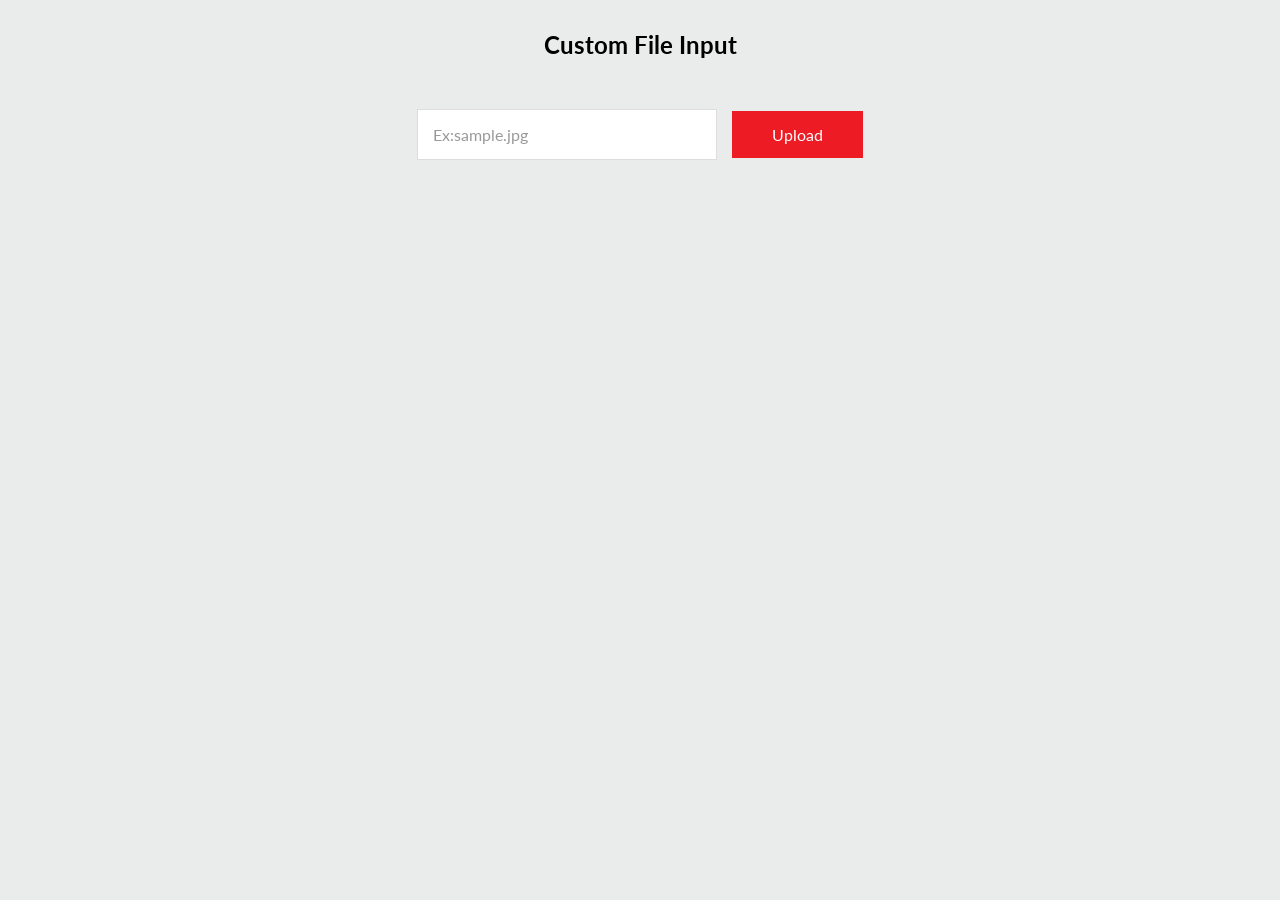
<file: C11c9_6651071033/index.html>
<!DOCTYPE html>
<html lang="en">

<head>
    <meta name="viewport" content="width=device-width, initial-scale=1.0, user-scalable=no">
    <title>Home</title>
    <meta charset="UTF-8">
    <link rel="stylesheet" href="style.css">
</head>

<body>

    <h2 class="text-center">Custom File Input</h2>

    <div class="custom-file-wrp">
        <div class="filename">
            Ex:sample.jpg
        </div>
        <div class="custom-file">
            <label for="fileupload">Upload</label>
            <input type="file" id="fileupload">
        </div>
    </div>
    <script src="jquery-latest.min.js"></script>
    <script>
        $(document).ready(function () {
            $('#fileupload').on('change', function () {
                var file = this.files[0];

                if (file) {
                    $('.filename').text(file.name);
                } else {
                    $('.filename').text('Ex:sample.jpg');
                }
            });
        });
    </script>

</body>

</html>
</file>
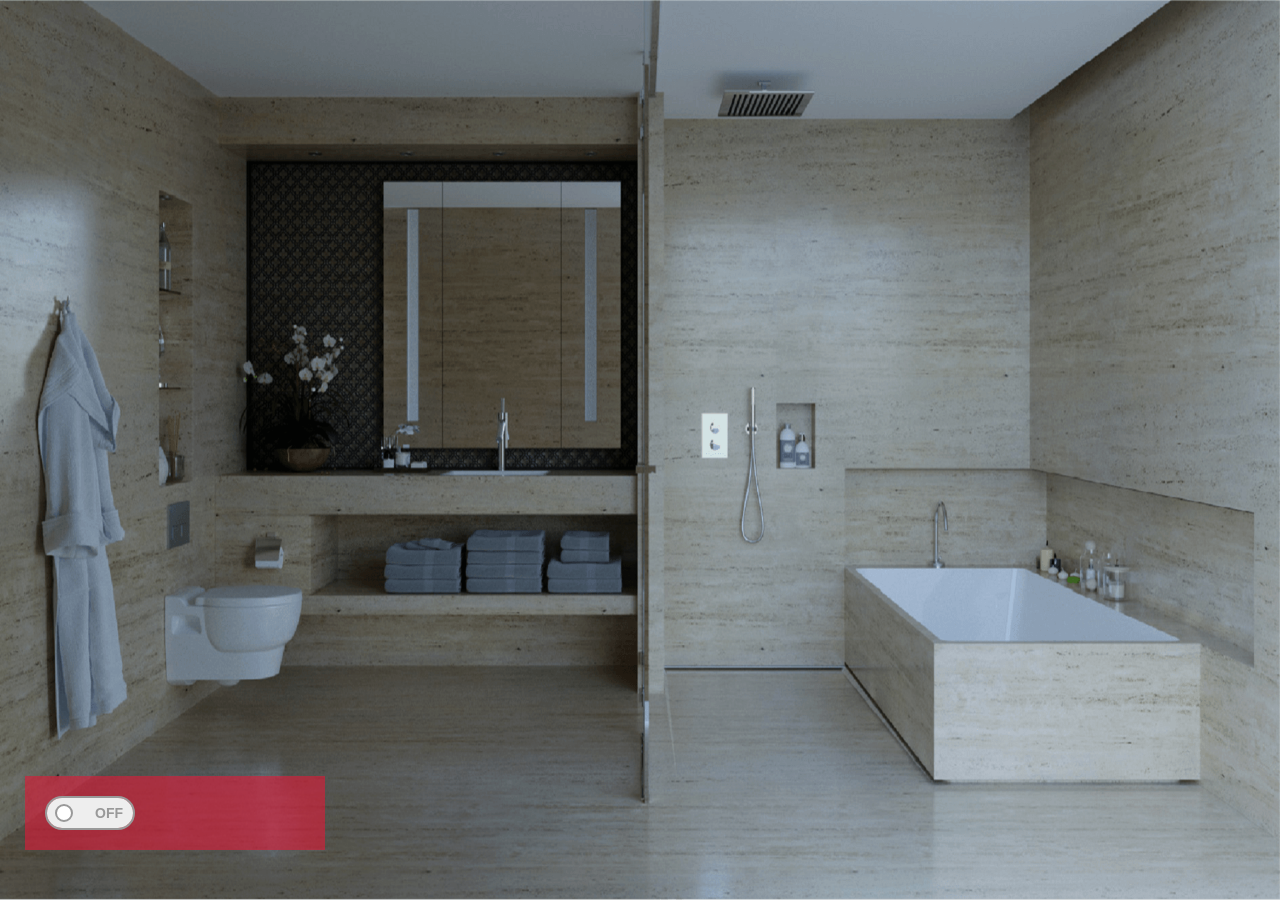
<file: C14C9_6651071033/index.html>
<!DOCTYPE html>
<html lang="en">

<head>
    <meta name="viewport" content="width=device-width, initial-scale=1.0, user-scalable=no">
    <title>Home</title>
    <meta charset="UTF-8">

    <link rel="stylesheet" href="style.css">
</head>

<body>

    <div class="image-effect" id="image-effect-2">
        <img src="off.png" class="fadeEffect">
        <img src="on.png">
    </div>

    <div class="switch-btn">
        <div class="onoffswitch">
            <input type="checkbox" name="onoffswitch" class="onoffswitch-checkbox toggle-switch-2" id="myonoffswitch"
                tabindex="0">
            <label class="onoffswitch-label" for="myonoffswitch">
                <span class="onoffswitch-inner"></span>
                <span class="onoffswitch-switch"></span>
            </label>
        </div>
    </div>

    <script src="https://code.jquery.com/jquery-3.7.1.min.js"></script>

    <script>
        $(document).ready(function () {
            $('#myonoffswitch').change(function () {
                if ($(this).is(':checked')) {
                    $('body').css({
                        'background-color': '#ffffff',
                        'color': '#000000'
                    });

                    $('#image-effect-2 img').attr('src', 'on.png');
                } else {
                    $('body').css({
                        'background-color': '#222222',
                        'color': '#ffffff'
                    });

                    $('#image-effect-2 img').attr('src', 'off.png');
                }
            });

            $('#myonoffswitch').trigger('change');
        });
    </script>

</body>

</html>
</file>
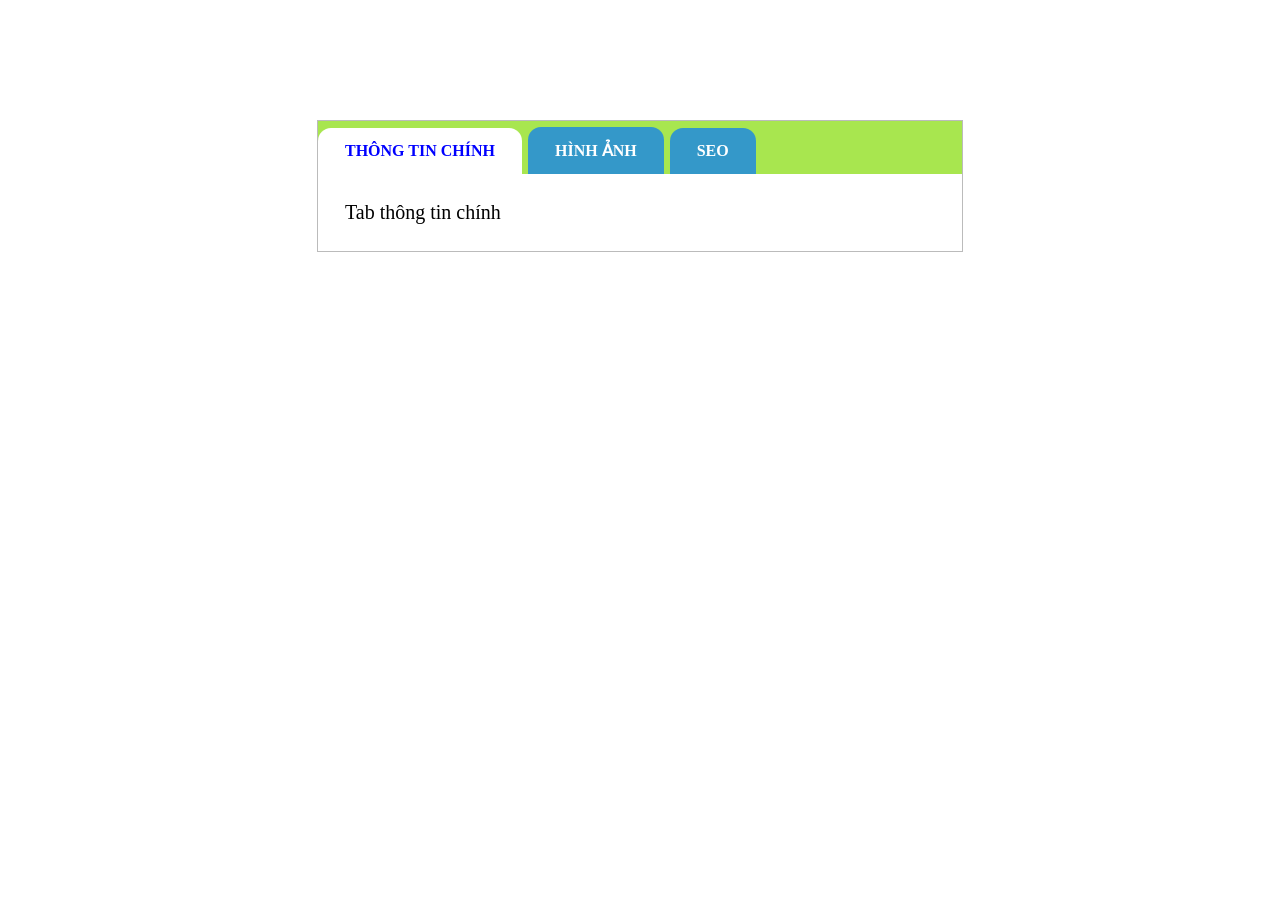
<file: C15c9_6651071033/index.html>
<!DOCTYPE html>
<html lang="vi">

<head>
    <meta charset="UTF-8">
    <meta name="viewport" content="width=device-width, initial-scale=1.0">
    <title>Tạo tabs trong jQuery</title>
    <link rel="stylesheet" href="style.css">
    <script src="https://code.jquery.com/jquery-3.7.1.min.js"></script>
</head>

<body>

    <div class="tab-wrapper">
        <ul class="tab">
            <li>
                <a href="#tab-main-info" class="active">THÔNG TIN CHÍNH</a>
            </li>
            <li>
                <a href="#tab-image">HÌNH ẢNH</a>
            </li>
            <li>
                <a href="#tab-seo">SEO</a>
            </li>
        </ul>

        <div class="tab-content">
            <div class="tab-item" id="tab-main-info">
                Tab thông tin chính
            </div>

            <div class="tab-item" id="tab-image">
                Tab hình ảnh
            </div>

            <div class="tab-item" id="tab-seo">
                Tab SEO
            </div>
        </div>
    </div>

    <script>
        $(document).ready(function () {
            $('.tab-item').hide();
            $('#tab-main-info').show();

            $('.tab a').click(function (e) {
                e.preventDefault();

                $('.tab a').removeClass('active');
                $(this).addClass('active');

                $('.tab-item').hide();

                var tab = $(this).attr('href');
                $(tab).show();
            });
        });
    </script>

</body>

</html>
</file>
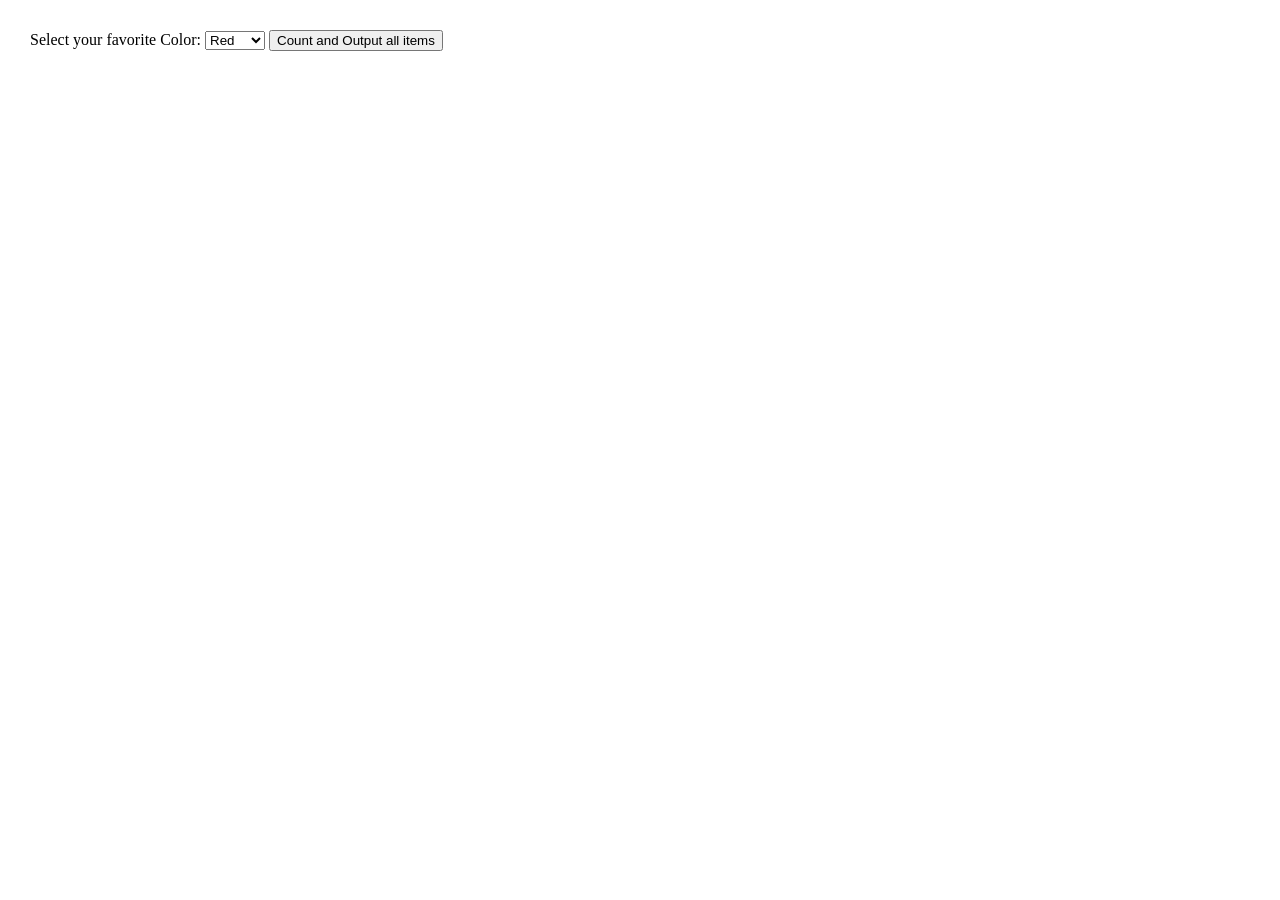
<file: C6c9_6651071033/cau6.html>
<!DOCTYPE html>
<html>

<head>
    <meta charset="utf-8">
    <style type="text/css">
        body {
            margin: 30px;
        }
    </style>
    <title>Count and display items of a dropdown list</title>
    <script src="https://code.jquery.com/jquery-3.7.1.min.js"></script>
</head>

<body>
    <form>
        Select your favorite Color:
        <select id="mySelect">
            <option>Red</option>
            <option>Green</option>
            <option>Blue</option>
            <option>White</option>
        </select>

        <input type="button" onclick="getOptions()" value="Count and Output all items">
    </form>

    <script src="cau6.js"></script>
</body>

</html>
</file>
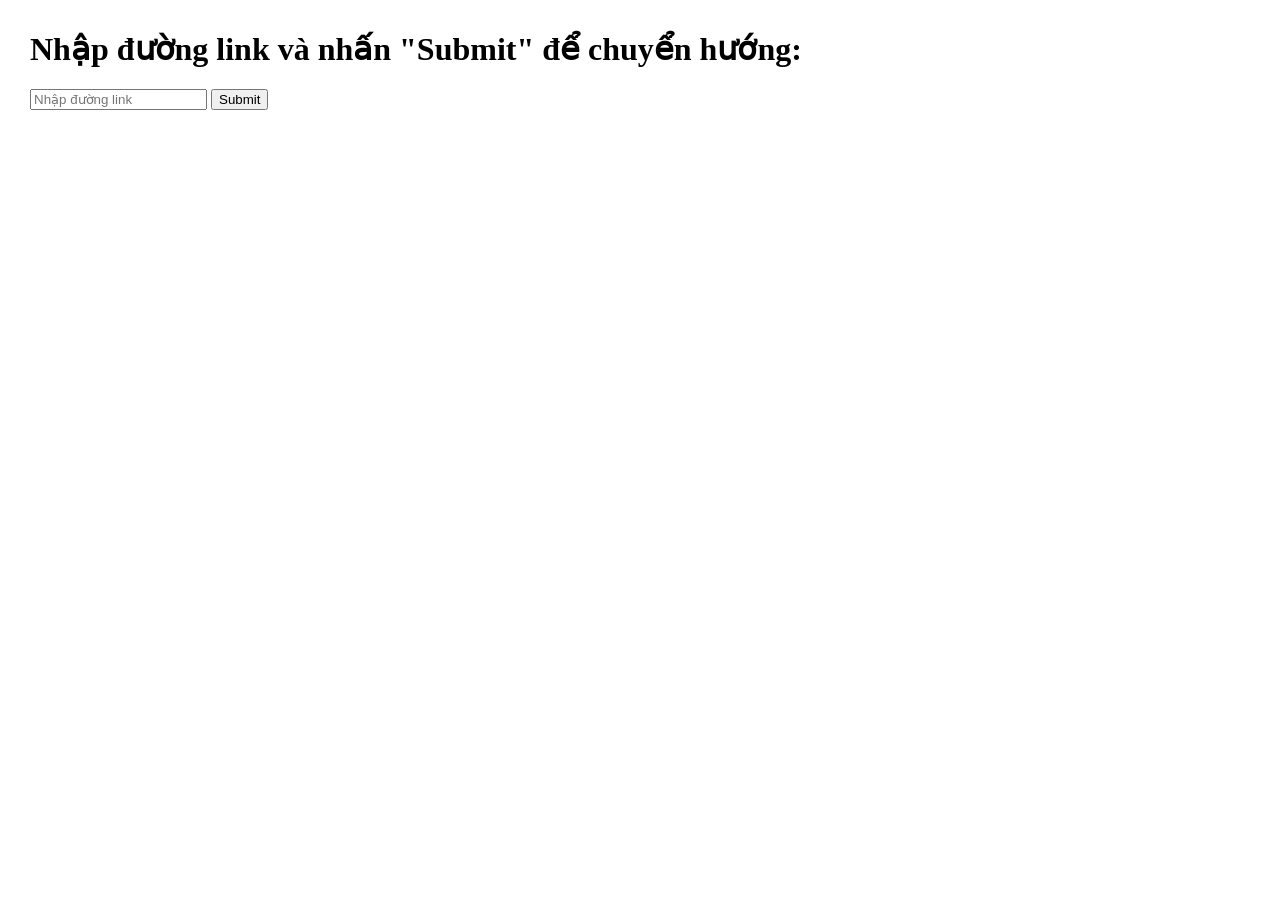
<file: C7c9_6651071033/cau7.html>
<!DOCTYPE html>
<html lang="en">

<head>
    <meta charset="UTF-8">
    <meta name="viewport" content="width=device-width, initial-scale=1.0">
    <title>Chuyển hướng đến đường link</title>
    <style>
        body {
            margin: 30px;
        }
    </style>
    <script src="jquery.min.js"></script>
</head>

<body>
    <h1>Nhập đường link và nhấn "Submit" để chuyển hướng:</h1>

    <form id="linkForm">
        <input type="text" id="linkInput" placeholder="Nhập đường link">
        <button type="submit">Submit</button>
    </form>

    <script src="cau7.js"></script>
</body>

</html>
</file>
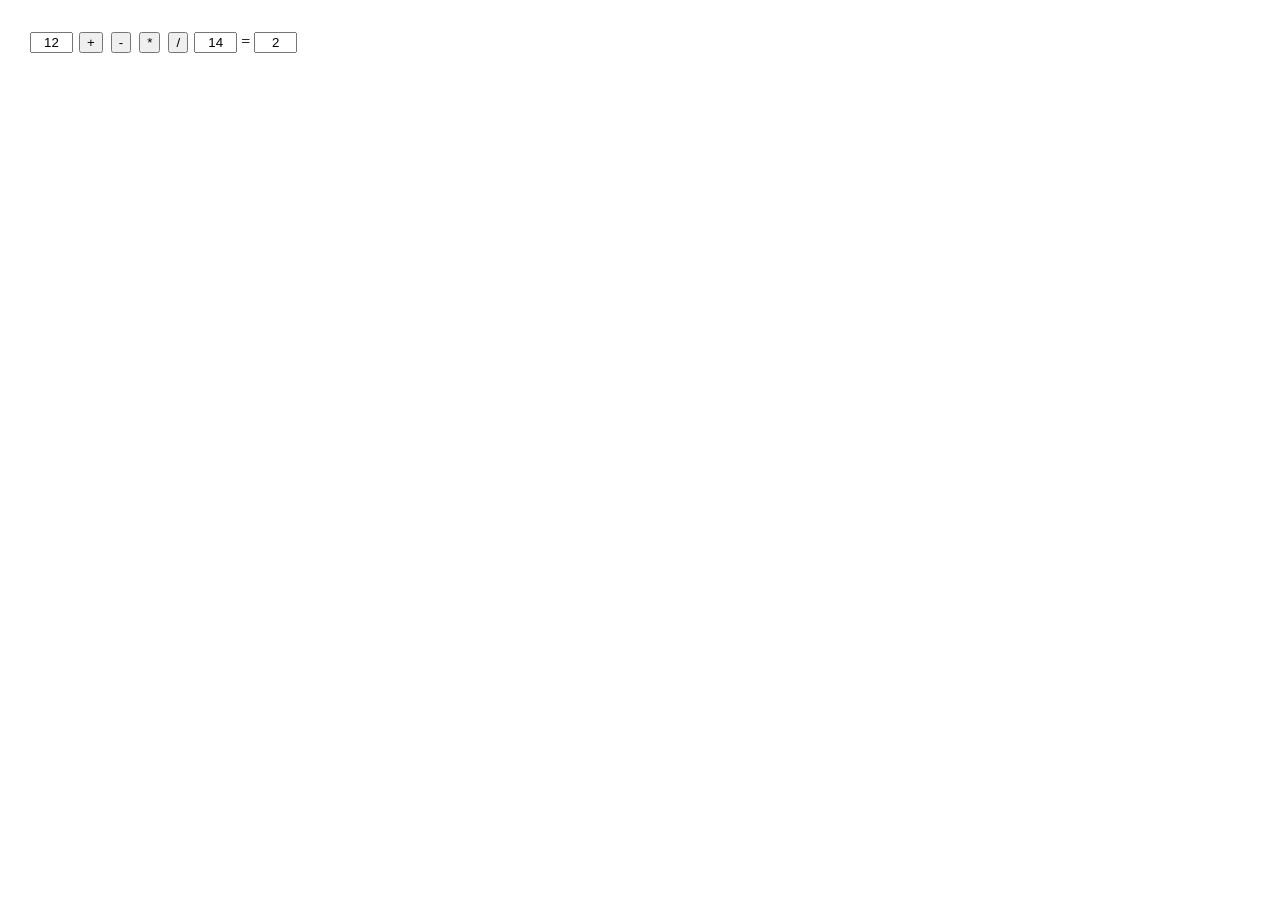
<file: C8c9_6651071033/cau8.html>
<!DOCTYPE html>
<html>

<head>
    <meta charset="utf-8">
    <title>Simple Calculator</title>
    <style>
        body {
            margin: 30px;
        }

        input {
            width: 35px;
            text-align: center;
        }

        button {
            margin: 2px;
        }
    </style>
    <script src="jquery.min.js"></script>
</head>

<body>
    <input type="text" id="txt1" value="12">

    <button id="cong">+</button>
    <button id="tru">-</button>
    <button id="nhan">*</button>
    <button id="chia">/</button>

    <input type="text" id="txt2" value="14">
    =
    <input type="text" id="result" value="2" readonly>

    <script src="cau8.js"></script>
</body>

</html>
</file>
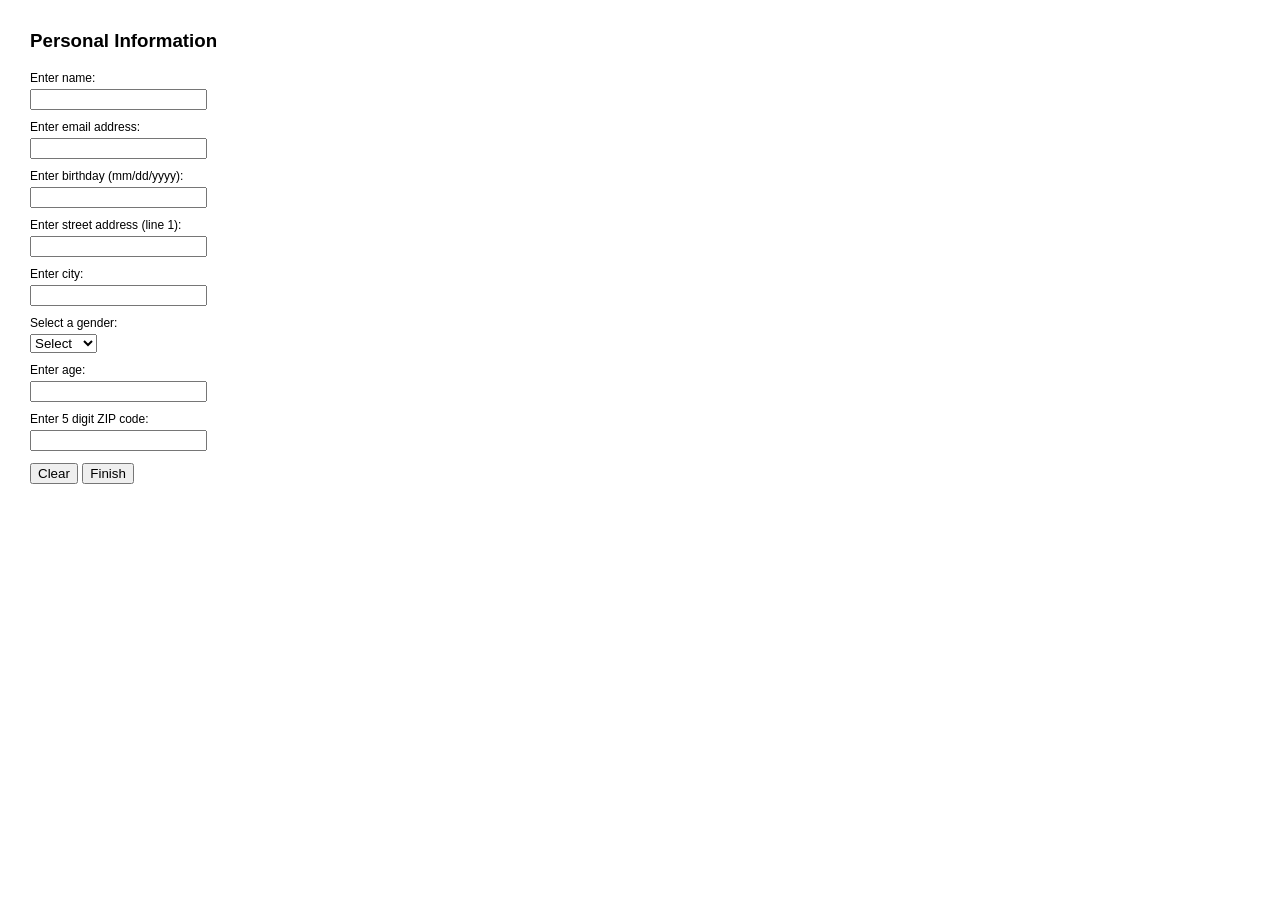
<file: C9c9_6651071033/cau9.html>
<!DOCTYPE html>
<html>

<head>
    <meta charset="utf-8">
    <title>Form Validation</title>
    <style>
        body {
            margin: 30px;
            font-family: Arial, sans-serif;
        }

        form {
            width: 300px;
        }

        label {
            display: block;
            margin-top: 10px;
            font-size: 12px;
        }

        input,
        select {
            margin-top: 4px;
        }

        #message {
            color: red;
            font-size: 12px;
        }
    </style>
    <script src="jquery.min.js"></script>
</head>

<body>
    <form id="myForm">
        <h3>Personal Information</h3>

        <label>Enter name:</label>
        <input type="text" id="name">

        <label>Enter email address:</label>
        <input type="text" id="email">

        <label>Enter birthday (mm/dd/yyyy):</label>
        <input type="text" id="birthday">

        <label>Enter street address (line 1):</label>
        <input type="text" id="address">

        <label>Enter city:</label>
        <input type="text" id="city">

        <label>Select a gender:</label>
        <select id="gender">
            <option value="">Select</option>
            <option>Male</option>
            <option>Female</option>
        </select>

        <label>Enter age:</label>
        <input type="text" id="age">

        <label>Enter 5 digit ZIP code:</label>
        <input type="text" id="zip" maxlength="5">

        <p id="message"></p>

        <button type="button" id="clear">Clear</button>
        <button type="button" id="finish">Finish</button>
    </form>

    <script src="cau9.js"></script>
</body>

</html>
</file>
<file: C11c9_6651071033/style.css>
@import url('https://fonts.googleapis.com/css?family=Lato:400,700,900|Open+Sans:300,400|Oswald:400,700');

* {
    padding: 0;
    margin: 0;
    box-sizing: border-box
}

body {
    font-family: 'Lato', sans-serif;
    padding: 30px;
    background: #eaebeb;
}

/**************/

.text-center {
    text-align: center;
    margin-bottom: 50px;
}

.custom-file-wrp {
    display: flex;
    justify-content: center;
    align-items: center;
}

.filename {
    background: #fff;
    padding: 15px 15px;
    border: 1px solid #ddd;
    width: 300px;
    margin-right: 15px;
    color: #999
}

.custom-file input[type="file"] {
    display: none
}

.custom-file label {
    cursor: pointer;
    background: #ed1c24;
    display: inline-block;
    color: #fff;
    padding: 14px 40px;
    text-align: center;
}
</file>
<file: C14C9_6651071033/style.css>
@import url('https://fonts.googleapis.com/css?family=Lato:400,700,900|Open+Sans:300,400|Oswald:400,700');

* {
    padding: 0;
    margin: 0;
    box-sizing: border-box
}

body {
    font-family: 'Lato', sans-serif;
    background: #eaebeb;
}


/**************/


/******Image Transition Effect*********/

.image-effect {
    position: relative;
}

.image-effect img {
    position: absolute;
    left: 0;
    transition: opacity 1.2s ease-in-out;
    opacity: 0;
    height: 100vh;
    width: 100%;
}

.image-effect img.fadeEffect {
    opacity: 1;
}


/****/

.switch-btn {
    margin-left: 25px;
    position: absolute;
    bottom: 50px;
    z-index: 10;
    background: rgba(226, 25, 55, .6);
    width: 300px;
    padding: 20px;
    display: flex;
    align-items: center;
}

.onoffswitch {
    position: relative;
    width: 90px;
    -webkit-user-select: none;
    -moz-user-select: none;
    -ms-user-select: none;
}

.onoffswitch-checkbox {
    position: absolute;
    opacity: 0;
    pointer-events: none;
}

.onoffswitch-label {
    display: block;
    overflow: hidden;
    cursor: pointer;
    border: 2px solid #999999;
    border-radius: 20px;
}

.onoffswitch-inner {
    display: block;
    width: 200%;
    margin-left: -100%;
    transition: margin 0.3s ease-in 0s;
}

.onoffswitch-inner:before,
.onoffswitch-inner:after {
    display: block;
    float: left;
    width: 50%;
    height: 30px;
    padding: 0;
    line-height: 30px;
    font-size: 14px;
    color: white;
    font-family: Trebuchet, Arial, sans-serif;
    font-weight: bold;
    box-sizing: border-box;
}

.onoffswitch-inner:before {
    content: "ON";
    padding-left: 10px;
    background-color: #34A7C1;
    color: #FFFFFF;
}

.onoffswitch-inner:after {
    content: "OFF";
    padding-right: 10px;
    background-color: #EEEEEE;
    color: #999999;
    text-align: right;
}

.onoffswitch-switch {
    display: block;
    width: 18px;
    margin: 6px;
    background: #FFFFFF;
    position: absolute;
    top: 2px;
    bottom: 0;
    right: 56px;
    border: 2px solid #999999;
    border-radius: 20px;
    transition: all 0.3s ease-in 0s;
    height: 18px;
}

.onoffswitch-checkbox:checked+.onoffswitch-label .onoffswitch-inner {
    margin-left: 0;
}

.onoffswitch-checkbox:checked+.onoffswitch-label .onoffswitch-switch {
    right: 0px;
}
</file>
<file: C15c9_6651071033/style.css>
* {
    margin: 0;
    padding: 0;
    box-sizing: border-box;
}

body {
    font-family: "Times New Roman", serif;
    padding: 20px;
}

.tab-wrapper {
    width: 646px;
    margin: 100px auto 0;
    border: 1px solid #bbb;
    background: #fff;
}

.tab {
    list-style: none;
    display: flex;
    align-items: flex-end;
    gap: 6px;
    background: #a8e64f;
    padding: 6px 0 0 0;
}

.tab li {
    margin-left: 0;
}

.tab a {
    display: block;
    padding: 14px 27px;
    background: #3498c9;
    color: white;
    text-decoration: none;
    font-weight: bold;
    text-transform: uppercase;
    border-radius: 13px 13px 0 0;
}

.tab a.active {
    background: white;
    color: blue;
}

.tab-content {
    padding: 27px;
    min-height: 75px;
    font-size: 20px;
}

.tab-item {
    display: none;
}
</file>
